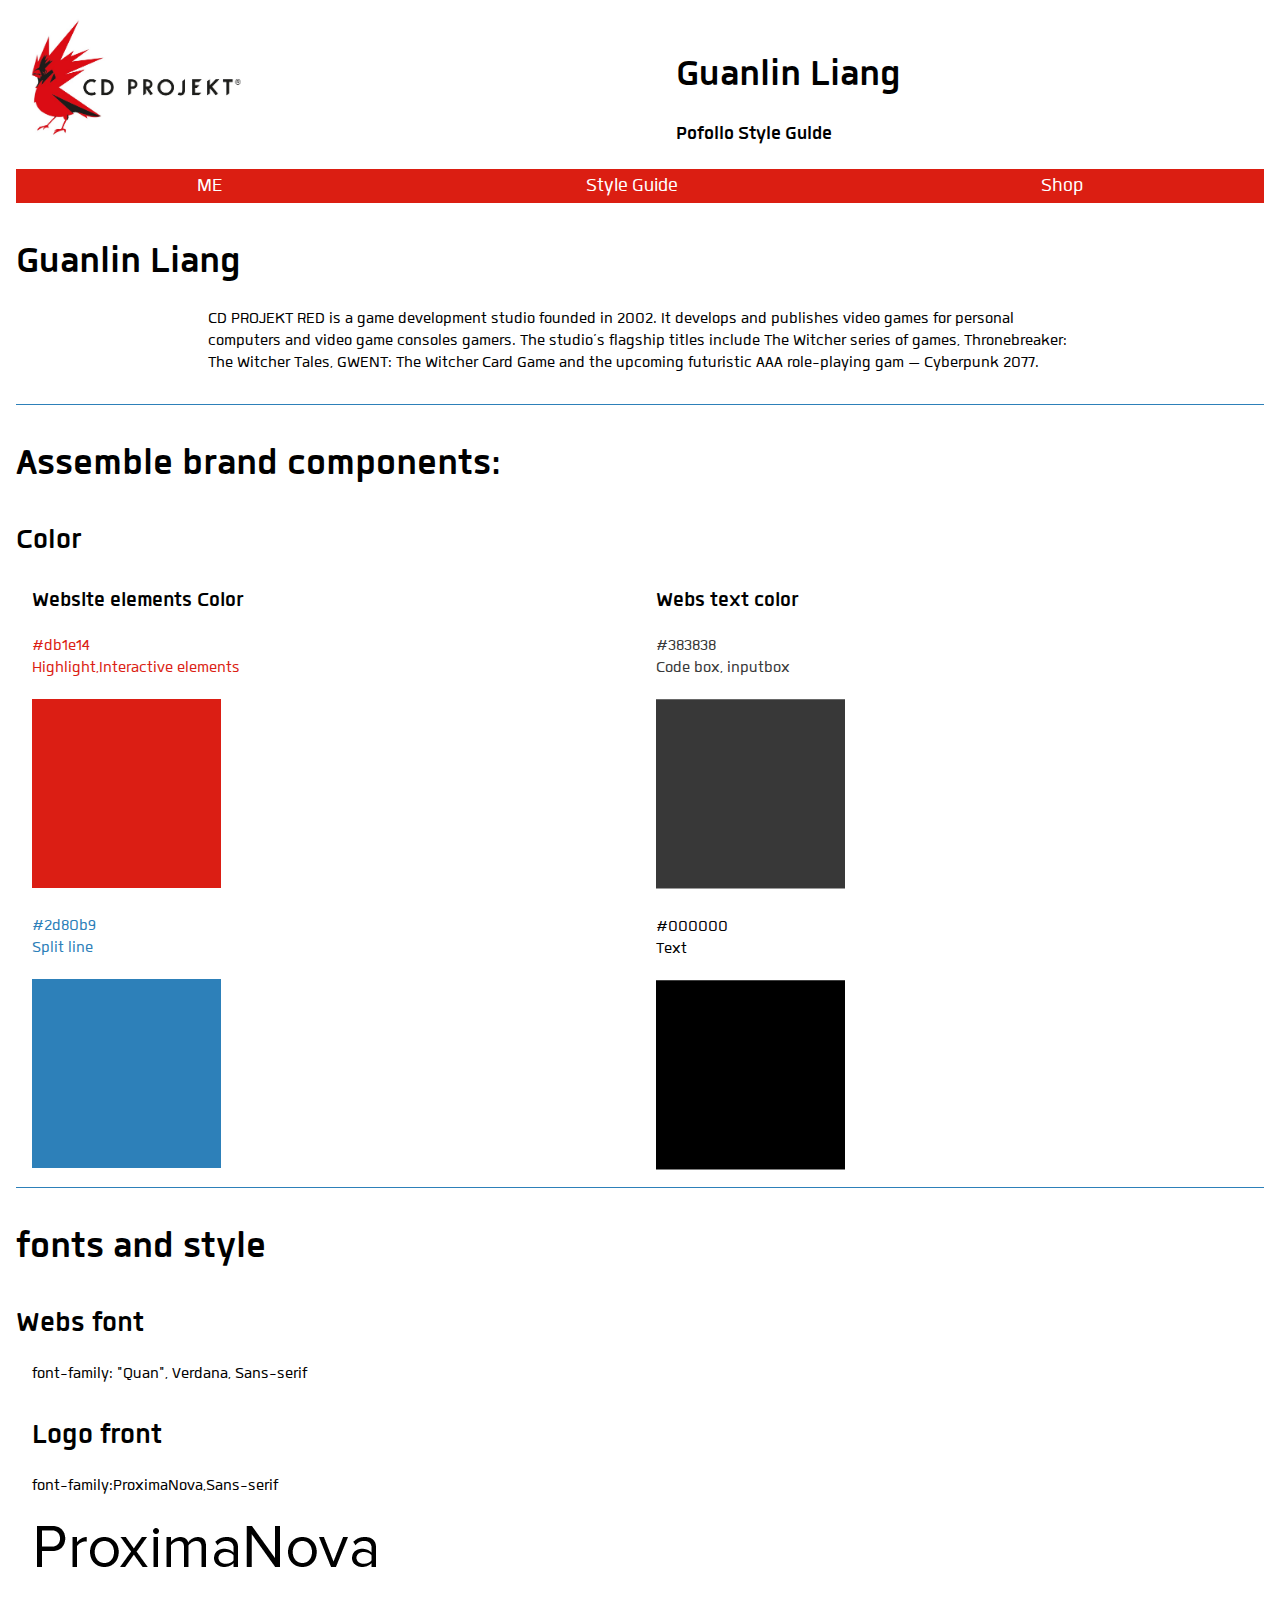
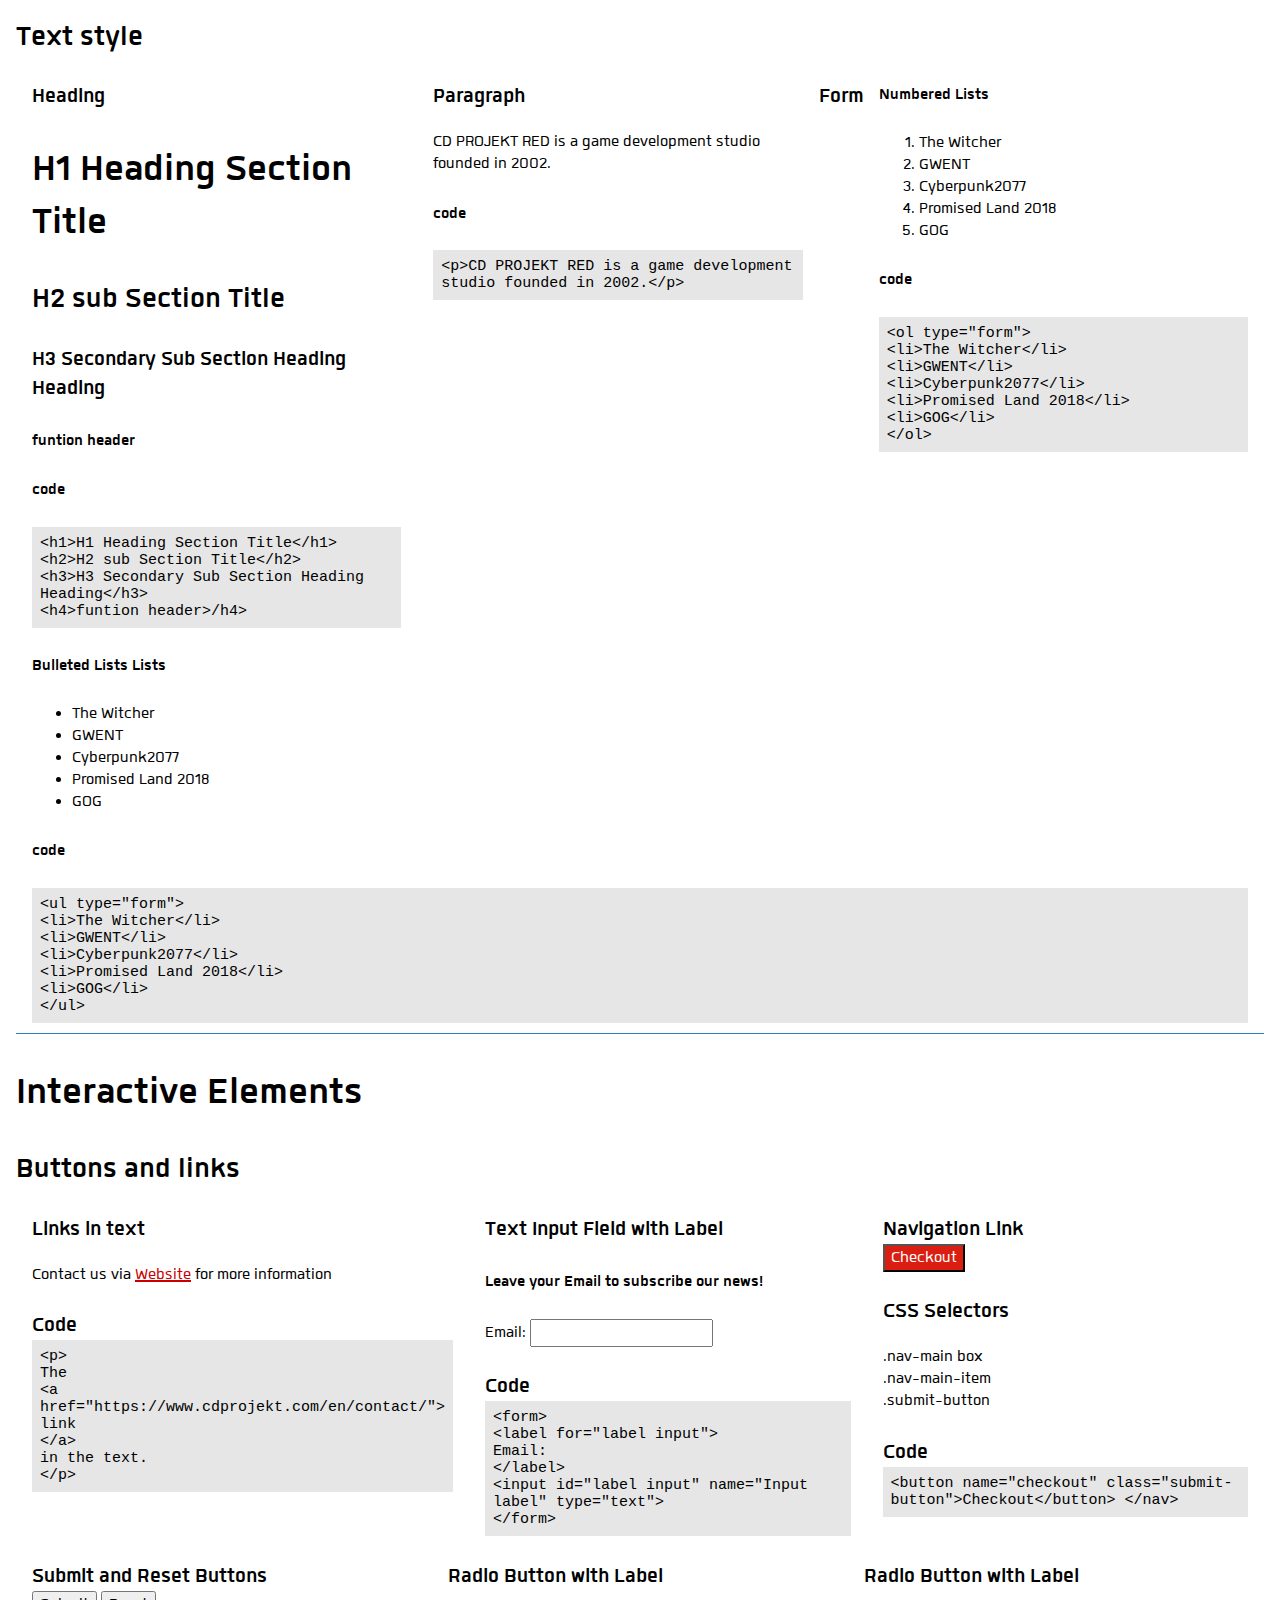
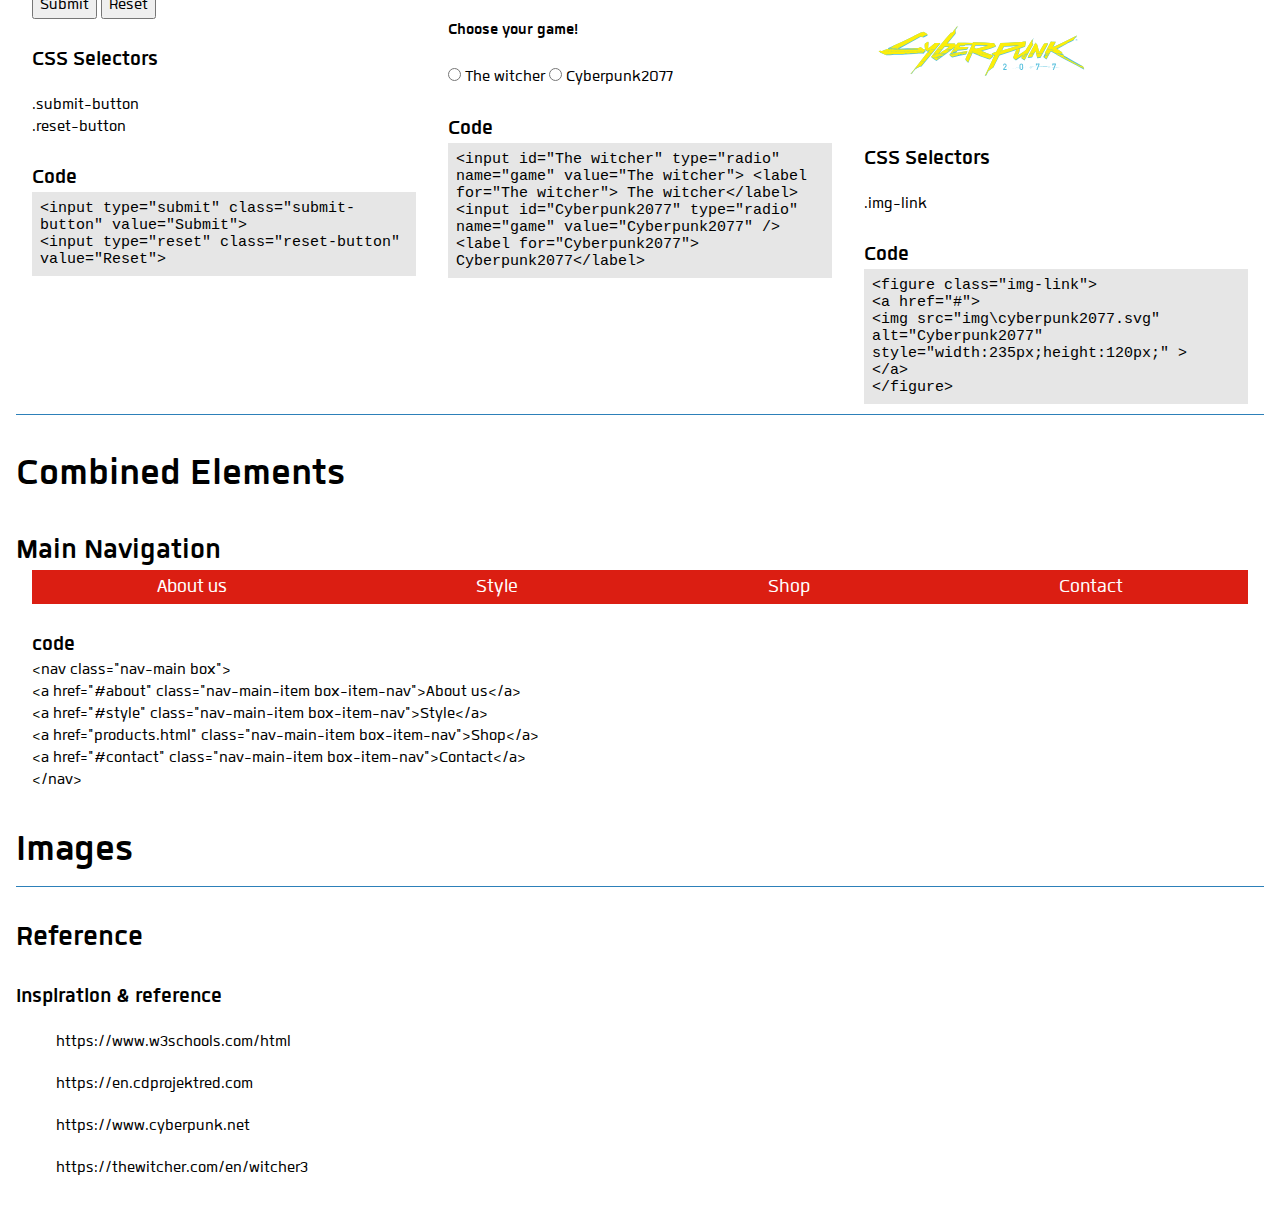
<file: p01 s2/index.html>
<!doctype html>
<html lang="en">

<head>

	<meta charset="utf-8">

	<meta name="viewport" content="width=device-width, initial-scale=1.0">

	<title>P01 Style Guide</title>

	<link rel="stylesheet" href="css/normalize.css">
	<link rel="stylesheet" href="css/main.css">
	<link rel="stylesheet" href="css/fonts.css">
	<link rel="stylesheet" href="css/flexbox.css">

</head>

<body>

	<div class="toplogo">

		<div class="box">

			<div class="box-item-image">
				<img src="img/logo.jpg" alt="CD PROJEKT RED">
			</div>

			<div class="box-item-text">
				<h1>Guanlin Liang</h1>
				<h2>Pofolio Style Guide </h2>
				<br>
			</div>




		</div>
	</div>

	<nav class="nav-main box">

		<a href="#about" class="nav-main-item box-item-nav">ME</a>
		<a href="#style" class="nav-main-item  box-item-nav">Style Guide</a>
		<a href="products.html" class="nav-main-item box-item-nav">Shop</a>

		<!-- <a href="cart.html" class="nav-main-item  box-item-nav">Cart</a>
			<a href="check.html" class="nav-main-item  box-item-nav">Checkout</a> -->

	</nav>

	<div class="about">


		<section id="about">
			<h1>Guanlin Liang</h1>
			<div class="box">

				<p> CD PROJEKT RED is a game development studio founded in 2002.
					It develops and publishes video games for personal computers and video game consoles gamers.
					The studio’s flagship titles include The Witcher series of games, Thronebreaker:
					The Witcher Tales, GWENT: The Witcher Card Game and the upcoming futuristic AAA role-playing gam
					— Cyberpunk 2077.</p>
			</div>
		</section>
	</div>

	<hr>

	<section id="style">

		<h1>Assemble brand components:</h1>
		<h2>Color</h2>
		<div class="box">

			<div class="box-item-text">

				<h3>Website elements Color</h3>
				<p style="color: #db1e14">#db1e14<br>
					Highlight,Interactive elements
				</p>
				<img src="img/red.png" alt="#db1e14">
				<p style="color: #2d80b9">#2d80b9<br>
					Split line </p>
				<img src="img/blue.png" alt="2d80b9">


			</div>



			<div class="box-item-text">


				<h3>Webs text color</h3>

				<p style="color: #383838">#383838<br>
					Code box, inputbox</p>

				<img src="img/gray.png" alt="#383838">
				<p style="color: #000000">#000000<br>
					Text</p>

				<img src="img/black.png" alt="#000000">


			</div>








		</div>
		<hr>

		<h1>fonts and style</h1>
		<div class="box">

<h2>Webs font</h2>
			<div class="box-item-text">

				<p>font-family: "Quan", Verdana, Sans-serif</p>
				<h2>Logo front</h2>
				<p>font-family:ProximaNova,Sans-serif</p>
				<img src="img/font.png" alt="font">
			</div>

<h2>Text style</h2>
			<div class="box-item-text">

				<h3>Heading</h3>
				<h1>H1 Heading Section Title</h1>
				<h2>H2 sub Section Title</h2>
				<h3>H3 Secondary Sub Section Heading Heading</h3>
				<h4>funtion header</h4>
				<h4>code</h4>
				<code>
					&lt;h1>H1 Heading Section Title&lt;/h1><br>
					&lt;h2>H2 sub Section Title&lt;/h2><br>
					&lt;h3>H3 Secondary Sub Section Heading Heading&lt;/h3><br>
					&lt;h4>funtion header&gt;/h4>
				</code>
		</div>

		<div class="box-item-text">
		<h3>Paragraph</h3>
		<p>CD PROJEKT RED is a game development studio founded in 2002.</p>
		<h4>code</h4>
		<code>
			&lt;p>CD PROJEKT RED is a game development studio founded in 2002.&lt;/p>
		</code>
		</div>

			<h3>Form</h3>
			<div class="box-item-text">

				<h4>Numbered Lists</h4>
				<ol>
					<li>The Witcher</li>
					<li>GWENT</li>
					<li>Cyberpunk2077</li>
					<li>Promised Land 2018</li>
					<li>GOG</li>
				</ol>
				<h4>code</h4>
				<code>
					&lt;ol type="form">
					<br>
					&lt;li>The Witcher&lt;/li>
					<br>
					&lt;li>GWENT&lt;/li>
					<br>
					&lt;li>Cyberpunk2077&lt;/li>
					<br>
					&lt;li>Promised Land 2018&lt;/li>
					<br>
					&lt;li>GOG&lt;/li&gt;
					<br>
					&lt;/ol>
				</code>
			</div>


			<div class="box-item-text">
				<h4>Bulleted Lists Lists</h4>
				<ul>
					<li>The Witcher</li>
					<li>GWENT</li>
					<li>Cyberpunk2077</li>
					<li>Promised Land 2018</li>
					<li>GOG</li>
				</ul>
				<h4>code</h4>
				<code>
					&lt;ul type="form">
					<br>
					&lt;li>The Witcher&lt;/li>
					<br>
					&lt;li>GWENT&lt;/li>
					<br>
					&lt;li>Cyberpunk2077&lt;/li>
					<br>
					&lt;li>Promised Land 2018&lt;/li>
					<br>
					&lt;li>GOG&lt;/li&gt;
					<br>
					&lt;/ul>
				</code>
			</div>




		</div>


		<hr>
		<h1>Interactive Elements</h1>

		<div class="box">
			<h2>Buttons and links</h2>


			<div class="box-item-text">

				<h3>Links in text</h3>
				<p>Contact us via <a href="https://www.cdprojekt.com/en/contact/">Website</a> for more information</p>
				<h3>Code</h3>
				<code>
					&lt;p&gt;<br>The<br> &lt;a href="https://www.cdprojekt.com/en/contact/"&gt;<br>link<br>&lt;/a&gt;<br> in the text.<br>&lt;/p&gt;
				</code>

			</div>




			<div class="box-item-text">
				<h3>Text Input Field with Label</h3>
				<h4>Leave your Email to subscribe our news!</h4>
				<form>
					<label for="labelinput">Email:</label>
					<input id="labelinput" name="Input label" type="text">
				</form>

				<h3>Code</h3>
				<code>
					&lt;form>
					<br>&lt;label for="label input"><br>Email:<br>&lt;/label><br>
					&lt;input id="label input" name="Input label" type="text"><br>
					&lt;/form>
				</code>

			</div>



			<div class="box-item-text">
				<h3>Navigation Link</h3>
				  <button name="checkout" class="submit-button">Checkout</button>
				<h3>CSS Selectors</h3>
				<p>.nav-main box <br>
					.nav-main-item <br>
					.submit-button
				</p>
				<h3>Code</h3>
				<code>
		  &lt;button name="checkout" class="submit-button">Checkout&lt;/button>
					&lt;/nav>
				</code>
			</div>


			<div class="box-item-text">
				<h3>Submit and Reset Buttons</h3>

				<!-- <form action="action_page.php">
				<label for="User input">
				User name:</label><br>
				<input id="User input" type="text" name="Username" >
				<br>
				<label for="password">Password:</label><br>
				<input id="password"type="password" name="Password" >
				<br><br> -->
				<input type="submit" class="submit-button" value="Submit">

				<input type="reset"  class="reset-button"  value="Reset">
				<!-- </form> -->

				<h3>CSS Selectors</h3>
				<p>.submit-button <br>
					.reset-button
				</p>

				<h3>Code</h3>
				<code>
					&lt;input type="submit" class="submit-button" value="Submit">
			<br>
					&lt;input type="reset"  class="reset-button"  value="Reset">
				</code>
			</div>



			<div class="box-item-text">
				<h3>Radio Button with Label</h3>
				<h4>Choose your game!</h4>
				<input id="Thewitcher" type="radio" name="game" value="Thewitcher"> <label for="Thewitcher"> The witcher</label>
				<input id="Cyberpunk2077" type="radio" name="game" value="Cyberpunk2077" /> <label for="Cyberpunk2077"> Cyberpunk2077</label>
					<h3>Code</h3>
				<code>
					&lt;input id="The witcher" type="radio" name="game" value="The witcher"> &lt;label for="The witcher"> The witcher&lt;/label>
					<br>
					&lt;input id="Cyberpunk2077" type="radio" name="game" value="Cyberpunk2077" /> &lt;label for="Cyberpunk2077"> Cyberpunk2077&lt;/label>

				</code>
			</div>

			<div class="box-item-text">

				<h3>Radio Button with Label</h3>
				<figure class="img-link">
					<a href="#">
					<img src="img/cyberpunk2077.svg" alt="Cyberpunk2077" style="width:235px;height:120px;" >
					</a>
				</figure>

				<h3>CSS Selectors</h3>
				<p>.img-link <br>
				</p>

				<h3>Code</h3>
				<code>
					&lt;figure class="img-link">
					<br>
					&lt;a href="#">
					<br>
					&lt;img src="img\cyberpunk2077.svg" alt="Cyberpunk2077" style="width:235px;height:120px;" >
					<br>
					&lt;/a>
					<br>
					&lt;/figure>
				</code>
			</div>



		</div>
		<hr>


		<h1>Combined Elements</h1>

		<div class="box">
			<h2>Main Navigation</h2>
						<div class="box-item-text">
							<nav class="nav-main box">

								<a href="#about" class="nav-main-item box-item-nav">About us</a>
								<a href="#style" class="nav-main-item  box-item-nav">Style</a>
								<a href="products.html" class="nav-main-item box-item-nav">Shop</a>
								<a href="#contact" class="nav-main-item  box-item-nav">Contact</a>

							</nav>
							<h3>code</h3>
								&lt;nav class="nav-main box">
							<br>
									&lt;a href="#about" class="nav-main-item box-item-nav">About us&lt;/a><br>
									&lt;a href="#style" class="nav-main-item  box-item-nav">Style&lt;/a><br>
									&lt;a href="products.html" class="nav-main-item box-item-nav">Shop&lt;/a><br>
									&lt;a href="#contact" class="nav-main-item  box-item-nav">Contact&lt;/a><br>

								&lt;/nav>

						</div>

		</div>

		<h1>Images</h1>


	</section>








<hr>

	<section id="contact">
		<h2>Reference</h2>

		<h3>Inspiration & reference</h3>
		<blockquote>https://www.w3schools.com/html</blockquote>
		<blockquote>https://en.cdprojektred.com</blockquote>
		<blockquote>https://www.cyberpunk.net</blockquote>
		<blockquote>https://thewitcher.com/en/witcher3</blockquote>


	</section>


</body>



</html>
</file>
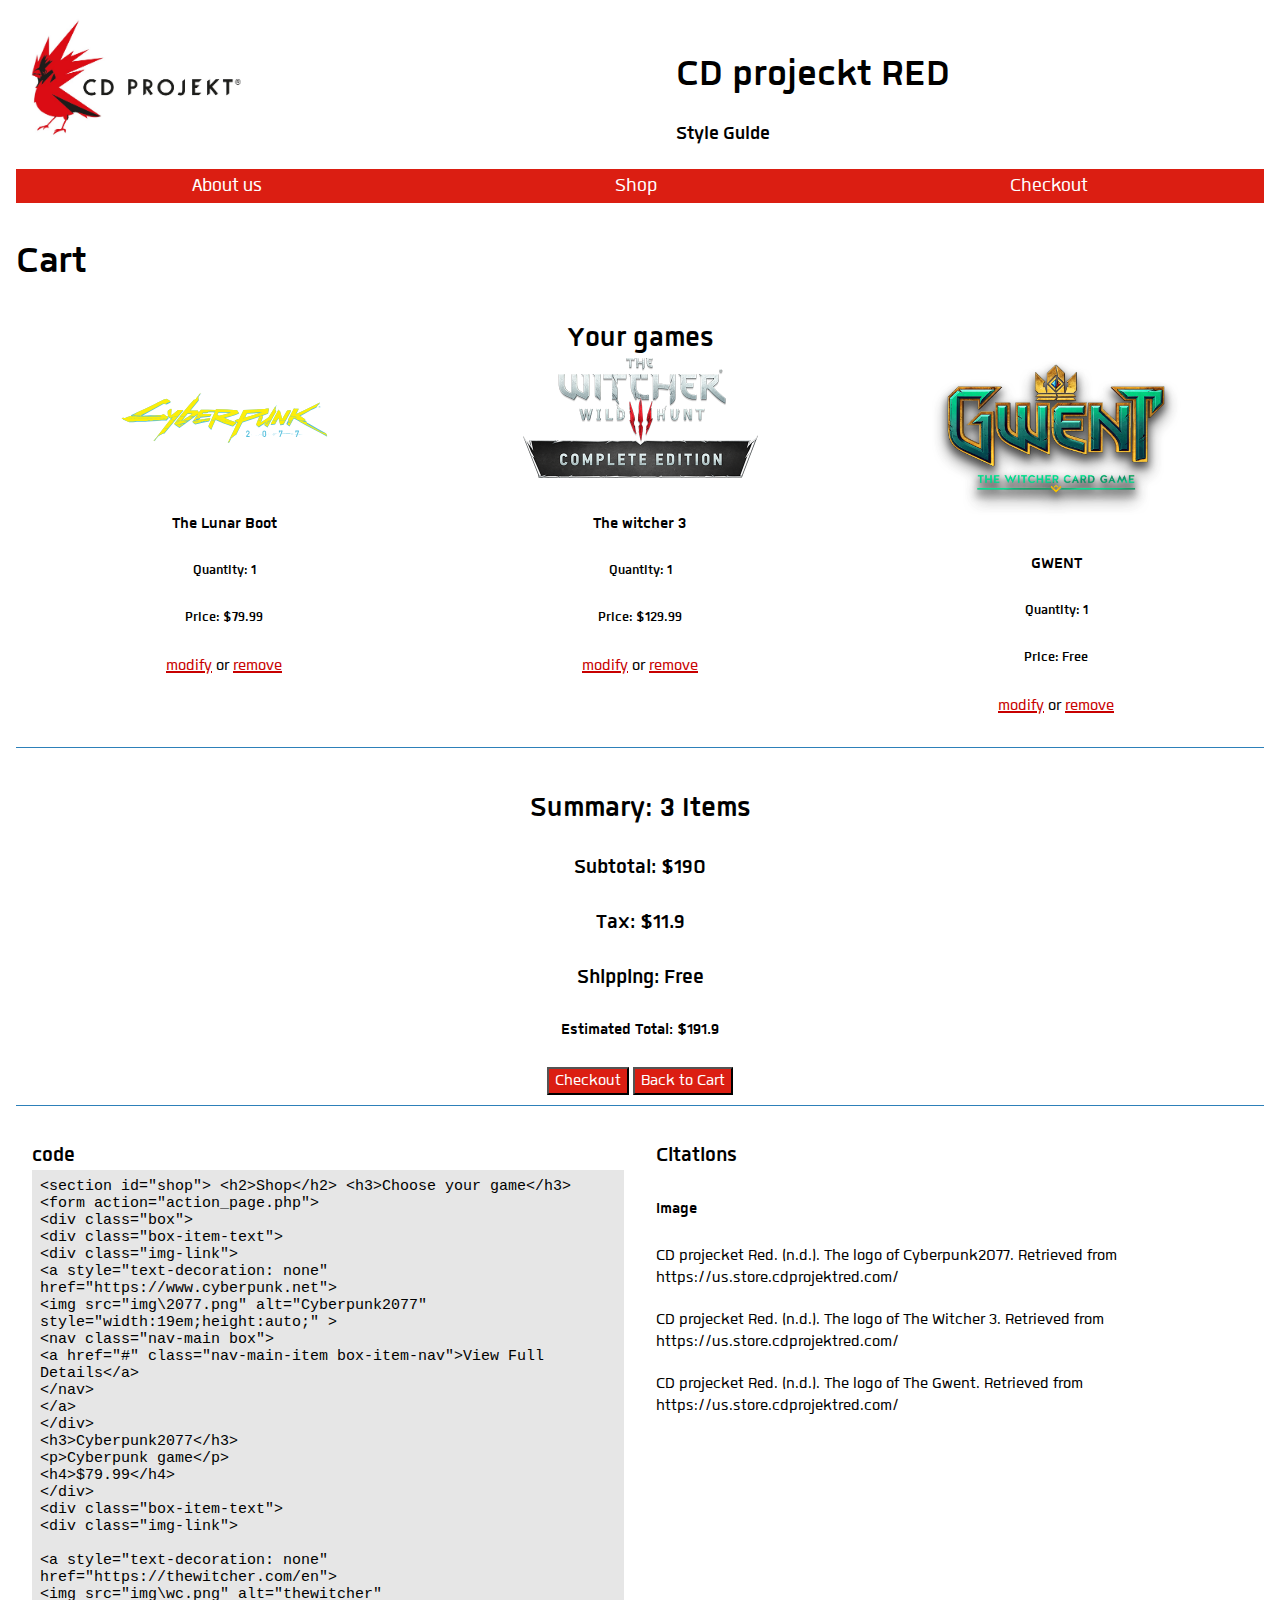
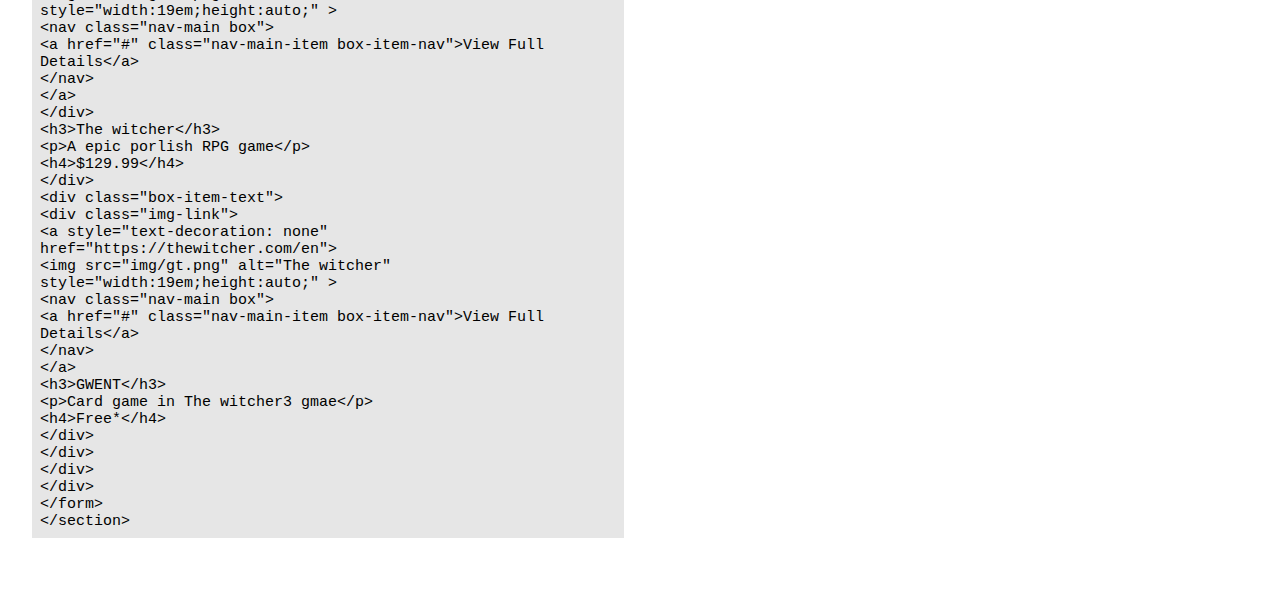
<file: p01 s2/cart.html>
<!doctype html>
<html lang="en">

<head>

	<meta charset="utf-8">

	<meta name="viewport" content="width=device-width, initial-scale=1.0">

	<title>P01 Style Guide</title>

	<link rel="stylesheet" href="css/normalize.css">
	<link rel="stylesheet" href="css/main.css">
	<link rel="stylesheet" href="css/fonts.css">
	<link rel="stylesheet" href="css/flexbox.css">

</head>

<body>

  	<div class="toplogo">

  		<div class="box">

  			<div class="box-item-image">
  				<img src="img/logo.jpg" alt="CD PROJEKT RED">
  			</div>

  			<div class="box-item-text">
  				<h1>CD projeckt RED</h1>
  				<h2>Style Guide </h2>
  				<br>
  			</div>
  		</div>


  	</div>

  	<nav class="nav-main box">

  		<a href="index.html" class="nav-main-item box-item-nav">About us</a>
  		<!-- <a href="#style" class="nav-main-item  box-item-nav">Style</a> -->
  		<a href="products.html" class="nav-main-item box-item-nav">Shop</a>

  		<!-- <a href="cart.html" class="nav-main-item  box-item-nav">Cart</a> -->
			<a href="check.html" class="nav-main-item  box-item-nav">Checkout</a>

  	</nav>



  <section id="shop">
      <h1>Cart</h1>

			<div class="gamecart">


    <div class="box">


  <h2>Your games</h2>


<!-- <div class="gamecart"> -->


      <div class="box-item-text">


          <a style="text-decoration: none" href="https://www.cyberpunk.net">
          <img src="img/cyberpunk2077.svg" alt="Cyberpunk2077" style="width:235px;height:120px;" >
          </a>
          <h4>The Lunar Boot</h4>

            <h5>Quantity: 1</h5>

            <h5>Price: $79.99</h5>

          <p><a href="#">modify</a> or <a href="#">remove</a></p>

        </div>


            <div class="box-item-text">
              <div class="img-link">


            <a style="text-decoration: none" href="https://thewitcher.com/en">
            <img  src="img/witcher.png" alt="The witcher" style="width:235px;height:120px;" >
            </a>
						<h4>The witcher 3</h4>

	            <h5>Quantity: 1</h5>

	            <h5>Price: $129.99</h5>
            <p><a href="#">modify</a> or <a href="#">remove</a></p>  </div>

        </div>



          <div class="box-item-text">
          <div class="img-link">
            <a style="text-decoration: none" href="https://www.cyberpunk.net">
            <img src="img/gwentlogo.png" alt="GWENT" style="width:250px;height:160px;" >
            </a>
						<h4>GWENT</h4>

	            <h5>Quantity: 1</h5>

	            <h5>Price: Free</h5>
            <p><a href="#">modify</a> or <a href="#">remove</a></p>
          </div>
          </div>
    </div>
<hr>

          <div class="box">
            <div class="box-item-text">
              <h2>Summary: 3 Items</h2>

                    <h3>Subtotal: $190</h3>
                    <h3>Tax: $11.9</h3>
                    <h3>Shipping: Free</h3>

                  <h4>Estimated Total: $191.9</h4>
                  <button name="checkout" class="submit-button">Checkout</button>
                  <button name="back" class="reset-button" onclick="window.location.href='cart.html'">Back to Cart</button>

            </div>



</div>

          </div>


  </section>

  <hr>
  <section>


		<div class="box">
			<div class="box-item-text">
				<h3>code</h3>
				<code>
					&lt;section id=&quot;shop&quot;&gt;
					&lt;h2&gt;Shop&lt;/h2&gt;






					&lt;h3&gt;Choose your game&lt;/h3&gt;<br>
					&lt;form action=&quot;action_page.php&quot;&gt;<br>
					&lt;div class=&quot;box&quot;&gt;<br>


					&lt;div class=&quot;box-item-text&quot;&gt;<br>
					&lt;div class=&quot;img-link&quot;&gt;<br>


					&lt;a style=&quot;text-decoration: none&quot; href=&quot;https://www.cyberpunk.net&quot;&gt;
					<br>&lt;img src=&quot;img\2077.png&quot; alt=&quot;Cyberpunk2077&quot; style=&quot;width:19em;height:auto;&quot; &gt;
					<br>&lt;nav class=&quot;nav-main box&quot;&gt;
					<br> &lt;a href=&quot;#&quot; class=&quot;nav-main-item box-item-nav&quot;&gt;View Full Details&lt;/a&gt;
					<br> &lt;/nav&gt;
					<br> &lt;/a&gt;<br>
					&lt;/div&gt;<br>
					&lt;h3&gt;Cyberpunk2077&lt;/h3&gt;<br>
					&lt;p&gt;Cyberpunk game&lt;/p&gt;<br>
					&lt;h4&gt;$79.99&lt;/h4&gt;
					<br>

					&lt;/div&gt;<br>


					&lt;div class=&quot;box-item-text&quot;&gt;<br>
					&lt;div class=&quot;img-link&quot;&gt;<br>
					<br> &lt;a style=&quot;text-decoration: none&quot; href=&quot;https://thewitcher.com/en&quot;&gt;
					<br> &lt;img src=&quot;img\wc.png&quot; alt=&quot;thewitcher&quot; style=&quot;width:19em;height:auto;&quot; &gt;
					<br>&lt;nav class=&quot;nav-main box&quot;&gt;
					<br> &lt;a href=&quot;#&quot; class=&quot;nav-main-item box-item-nav&quot;&gt;View Full Details&lt;/a&gt;
					<br>&lt;/nav&gt;
					<br> &lt;/a&gt;

					<br>&lt;/div&gt;
					<br> &lt;h3&gt;The witcher&lt;/h3&gt;
					<br> &lt;p&gt;A epic porlish RPG game&lt;/p&gt;
					<br>&lt;h4&gt;$129.99&lt;/h4&gt;

					<br>&lt;/div&gt;


					<br> &lt;div class=&quot;box-item-text&quot;&gt;
					<br> &lt;div class=&quot;img-link&quot;&gt;
					<br> &lt;a style=&quot;text-decoration: none&quot; href=&quot;https://thewitcher.com/en&quot;&gt;
					<br> &lt;img src=&quot;img/gt.png&quot; alt=&quot;The witcher&quot; style=&quot;width:19em;height:auto;&quot; &gt;
					<br>&lt;nav class=&quot;nav-main box&quot;&gt;
					<br> &lt;a href=&quot;#&quot; class=&quot;nav-main-item box-item-nav&quot;&gt;View Full Details&lt;/a&gt;
					<br>&lt;/nav&gt;
					<br> &lt;/a&gt;
					<br> &lt;h3&gt;GWENT&lt;/h3&gt;
					<br> &lt;p&gt;Card game in The witcher3 gmae&lt;/p&gt;
					<br> &lt;h4&gt;Free*&lt;/h4&gt;

					<br> &lt;/div&gt;

					<br> &lt;/div&gt;
					<br>&lt;/div&gt;

					<br> &lt;/div&gt;

					<br>&lt;/form&gt;


					<br>&lt;/section&gt;

				</code>


			</div>

			<div class="box-item-text">
				<h3>Citations</h3>
				<h4>Image</h4>
				<p>CD projecket Red. (n.d.). The logo of Cyberpunk2077. Retrieved from https://us.store.cdprojektred.com/</p>
				<p>CD projecket Red. (n.d.). The logo of The Witcher 3. Retrieved from https://us.store.cdprojektred.com/</p>
				<p>CD projecket Red. (n.d.). The logo of The Gwent. Retrieved from https://us.store.cdprojektred.com/</p>

			</div>

		</div>
	</section>




</body>
</file>
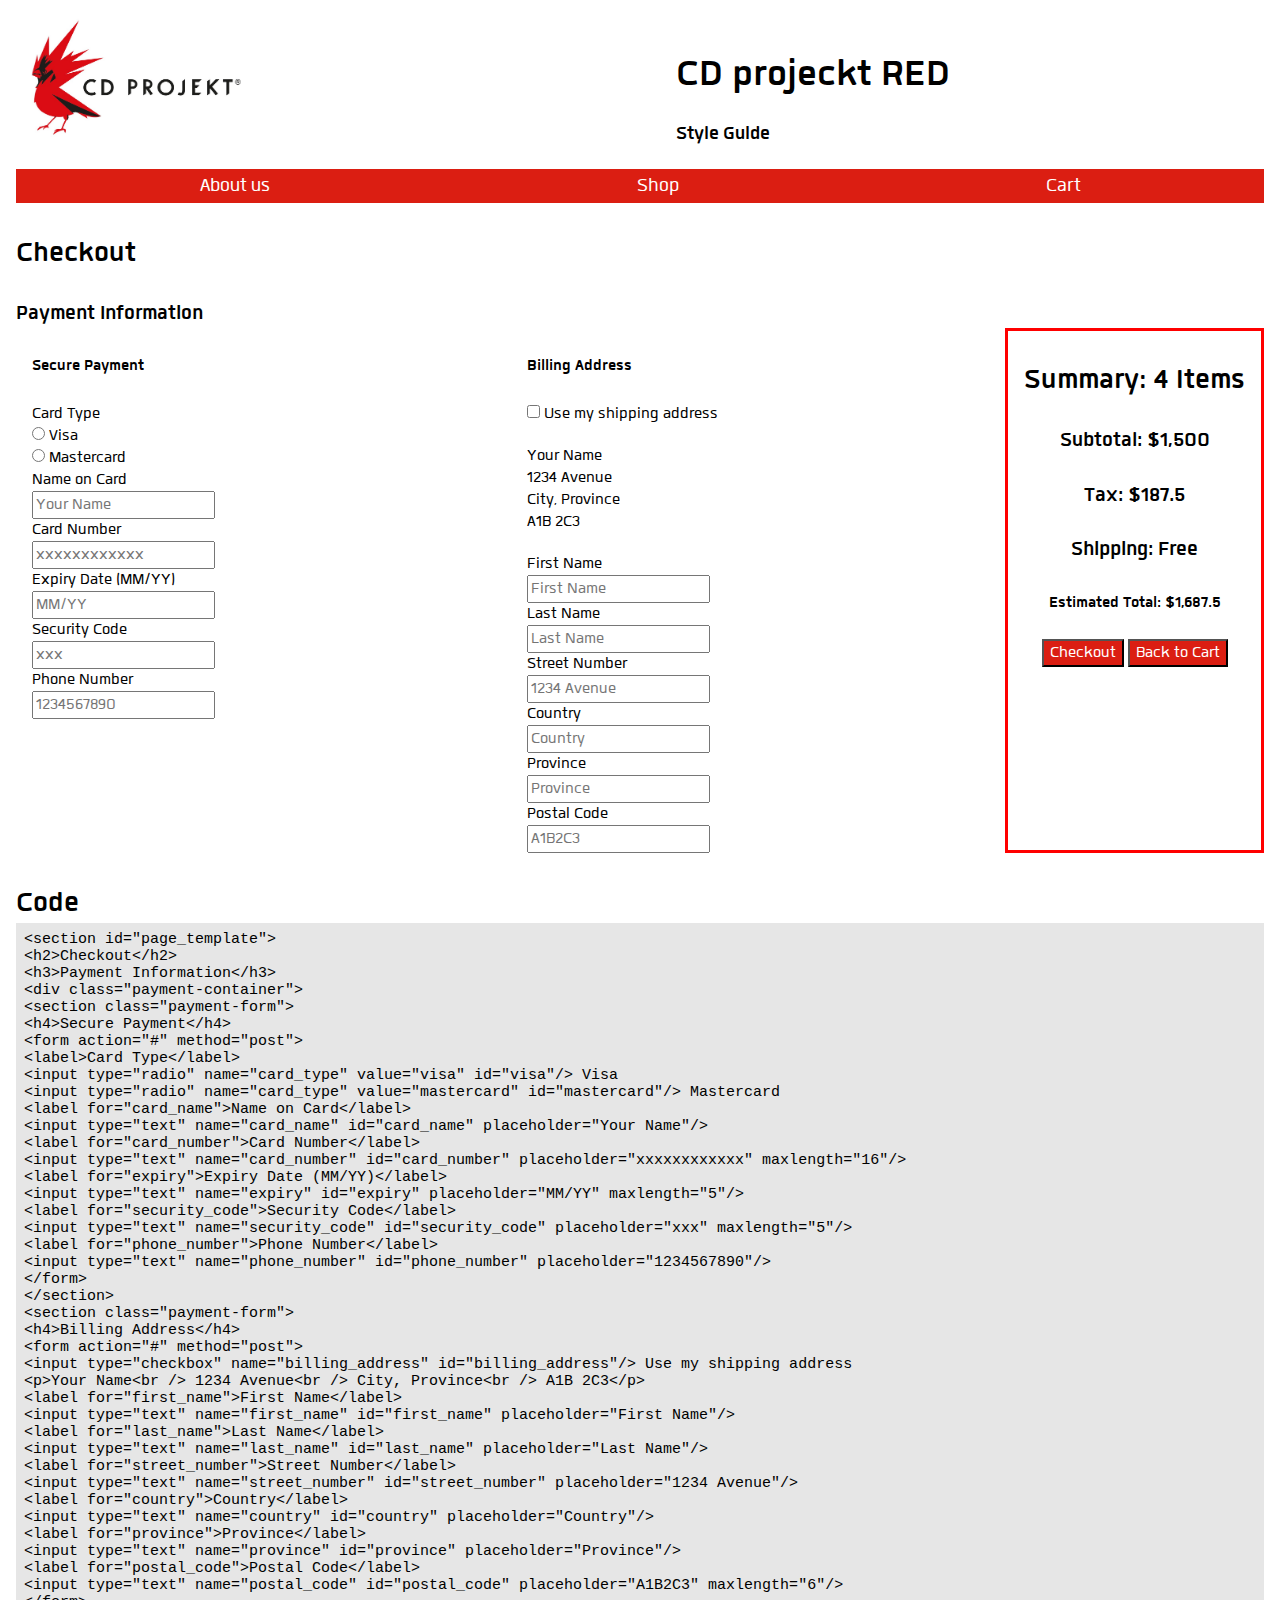
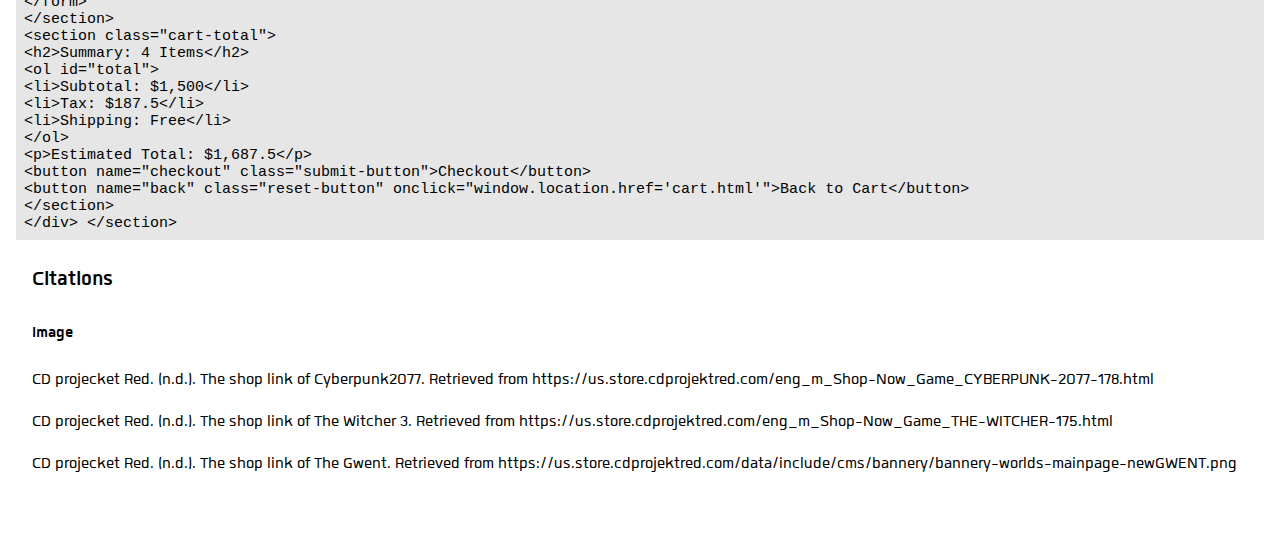
<file: p01 s2/check.html>
<!doctype html>
<html lang="en">

<head>

  <meta charset="utf-8">

  <meta name="viewport" content="width=device-width, initial-scale=1.0">

  <title>P01 Style Guide</title>

  <link rel="stylesheet" href="css/normalize.css">
  <link rel="stylesheet" href="css/main.css">
  <link rel="stylesheet" href="css/fonts.css">
  <link rel="stylesheet" href="css/flexbox.css">

</head>

<body>

  <div class="toplogo">

    <div class="box">

      <div class="box-item-image">
        <img src="img/logo.jpg" alt="CD PROJEKT RED">
      </div>

      <div class="box-item-text">
        <h1>CD projeckt RED</h1>
        <h2>Style Guide </h2>
        <br>
      </div>
    </div>


  </div>

  <nav class="nav-main box">

    <a href="index.html" class="nav-main-item box-item-nav">About us</a>
    <!-- <a href="#style" class="nav-main-item  box-item-nav">Style</a> -->
    <a href="#shop" class="nav-main-item box-item-nav">Shop</a>
    <!-- <a href="#contact" class="nav-main-item  box-item-nav">Contact</a> -->
    <a href="cart.html" class="nav-main-item  box-item-nav">Cart</a>

  </nav>


  <section id="Checkout">
    <h2>Checkout</h2>
    <h3>Payment Information</h3>

    <div class="box">

      <div class="box-item-text">


        <h4>Secure Payment</h4>
        <form action="#" method="post">
          <label>Card Type</label>
          <br />
          <input type="radio" name="card_type" value="visa" id="visa" /> Visa
          <br />
          <input type="radio" name="card_type" value="mastercard" id="mastercard" /> Mastercard
          <br />
          <label for="card_name">Name on Card</label>
          <br />
          <input type="text" name="card_name" id="card_name" placeholder="Your Name" />
          <br />
          <label for="card_number">Card Number</label>
          <br />
          <input type="text" name="card_number" id="card_number" placeholder="xxxxxxxxxxxx" maxlength="16" />
          <br />
          <label for="expiry">Expiry Date (MM/YY)</label><br />
          <input type="text" name="expiry" id="expiry" placeholder="MM/YY" maxlength="5" /><br />

          <label for="security_code">Security Code</label><br />
          <input type="text" name="security_code" id="security_code" placeholder="xxx" maxlength="5" /><br />

          <label for="phone_number">Phone Number</label><br />
          <input type="text" name="phone_number" id="phone_number" placeholder="1234567890" /><br />
        </form>
      </div>


      <div class="box-item-text">
        <h4>Billing Address</h4>
        <form action="#" method="post">
          <input type="checkbox" name="billing_address" id="billing_address" /> Use my shipping address

          <p>Your Name<br /> 1234 Avenue<br /> City, Province<br /> A1B 2C3</p>

          <label for="first_name">First Name</label>
          <br />
          <input type="text" name="first_name" id="first_name" placeholder="First Name" />
          <br />
          <label for="last_name">Last Name</label>
          <br />
          <input type="text" name="last_name" id="last_name" placeholder="Last Name" />
          <br />
          <label for="street_number">Street Number</label>
          <br />
          <input type="text" name="street_number" id="street_number" placeholder="1234 Avenue" />
          <br />
          <label for="country">Country</label>
          <br />
          <input type="text" name="country" id="country" placeholder="Country" />
          <br />
          <label for="province">Province</label>
          <br />
          <input type="text" name="province" id="province" placeholder="Province" />
          <br />
          <label for="postal_code">Postal Code</label>
          <br />
          <input type="text" name="postal_code" id="postal_code" placeholder="A1B2C3" maxlength="6" />
        </form>
      </div>
<div class="Checkoutco">


      <div class="box-item-text">

        <h2>Summary: 4 Items</h2>

          <h3>Subtotal: &#36;1,500</h3>
          <h3>Tax: &#36;187.5</h3>
          <h3>Shipping: Free</h3>

        <h4>Estimated Total: &#36;1,687.5</h4>
        <button name="checkout" class="submit-button">Checkout</button>
        <button name="back" class="reset-button" onclick="window.location.href='cart.html'">Back to Cart</button> <!-- reference for button link from http://www.hyperlinkcode.com/button-links.php -->
      </div>
      </div>
    </div>
  </section> <!-- //END PAYMENT SECTION -->

  <!-- CODE -->
  <section>
    <h2>Code</h2>
  <code>&lt;section id="page_template"&gt;
  <br>&lt;h2&gt;Checkout&lt;/h2&gt;
  <br>&lt;h3&gt;Payment Information&lt;/h3&gt;

<br>  &lt;div class="payment-container"&gt;

  <br>  &lt;section class="payment-form"&gt;
  <br>    &lt;h4&gt;Secure Payment&lt;/h4&gt;
  <br>      &lt;form action="#" method="post"&gt;
      <br>  &lt;label&gt;Card Type&lt;/label&gt;
        <br>&lt;input type="radio" name="card_type" value="visa" id="visa"/&gt; Visa
        <br>&lt;input type="radio" name="card_type" value="mastercard" id="mastercard"/&gt; Mastercard

      <br>  &lt;label for="card_name"&gt;Name on Card&lt;/label&gt;
    <br>    &lt;input type="text" name="card_name" id="card_name" placeholder="Your Name"/&gt;

    <br>    &lt;label for="card_number"&gt;Card Number&lt;/label&gt;
    <br>    &lt;input type="text" name="card_number" id="card_number" placeholder="xxxxxxxxxxxx" maxlength="16"/&gt;

      <br>  &lt;label for="expiry"&gt;Expiry Date (MM/YY)&lt;/label&gt;
    <br>    &lt;input type="text" name="expiry" id="expiry" placeholder="MM/YY" maxlength="5"/&gt;

    <br>    &lt;label for="security_code"&gt;Security Code&lt;/label&gt;
  <br>      &lt;input type="text" name="security_code" id="security_code" placeholder="xxx" maxlength="5"/&gt;

  <br>      &lt;label for="phone_number"&gt;Phone Number&lt;/label&gt;
  <br>      &lt;input type="text" name="phone_number" id="phone_number" placeholder="1234567890"/&gt;
  <br>    &lt;/form&gt;
  <br>  &lt;/section&gt;

<br>    &lt;section class="payment-form"&gt;
  <br>  &lt;h4&gt;Billing Address&lt;/h4&gt;
  <br>    &lt;form action="#" method="post"&gt;
      <br>  &lt;input type="checkbox" name="billing_address" id="billing_address"/&gt; Use my shipping address

    <br>    &lt;p&gt;Your Name&lt;br /&gt; 1234 Avenue&lt;br /&gt; City, Province&lt;br /&gt; A1B 2C3&lt;/p&gt;

    <br>    &lt;label for="first_name"&gt;First Name&lt;/label&gt;
    <br>    &lt;input type="text" name="first_name" id="first_name" placeholder="First Name"/&gt;

    <br>    &lt;label for="last_name"&gt;Last Name&lt;/label&gt;
    <br>    &lt;input type="text" name="last_name" id="last_name" placeholder="Last Name"/&gt;

    <br>    &lt;label for="street_number"&gt;Street Number&lt;/label&gt;
      <br>  &lt;input type="text" name="street_number" id="street_number" placeholder="1234 Avenue"/&gt;

      <br>  &lt;label for="country"&gt;Country&lt;/label&gt;
      <br>  &lt;input type="text" name="country" id="country" placeholder="Country"/&gt;

      <br>  &lt;label for="province"&gt;Province&lt;/label&gt;
      <br>  &lt;input type="text" name="province" id="province" placeholder="Province"/&gt;

      <br>  &lt;label for="postal_code"&gt;Postal Code&lt;/label&gt;
      <br>  &lt;input type="text" name="postal_code" id="postal_code" placeholder="A1B2C3" maxlength="6"/&gt;
  <br>    &lt;/form&gt;
  <br>  &lt;/section&gt;

  <br>  &lt;section class="cart-total"&gt;
    <br>  &lt;h2&gt;Summary: 4 Items&lt;/h2&gt;
  <br>    &lt;ol id="total"&gt;
    <br>    &lt;li&gt;Subtotal: &#36;1,500&lt;/li&gt;
    <br>    &lt;li&gt;Tax: &#36;187.5&lt;/li&gt;
    <br>    &lt;li&gt;Shipping: Free&lt;/li&gt;
    <br>  &lt;/ol&gt;
    <br>  &lt;p&gt;Estimated Total: &#36;1,687.5&lt;/p&gt;
  <br>    &lt;button name="checkout" class="submit-button"&gt;Checkout&lt;/button&gt;
  <br>    &lt;button name="back" class="reset-button" onclick="window.location.href='cart.html'"&gt;Back to Cart&lt;/button&gt;
  <br>  &lt;/section&gt;
<br>  &lt;/div&gt;
&lt;/section&gt;</code>
  </section> <!-- //payment section -->

  <div class="box-item-text">
    <h3>Citations</h3>
    <h4>Image</h4>
    <p>CD projecket Red. (n.d.). The shop link of Cyberpunk2077. Retrieved from https://us.store.cdprojektred.com/eng_m_Shop-Now_Game_CYBERPUNK-2077-178.html
    <p>CD projecket Red. (n.d.). The shop link of The Witcher 3. Retrieved from https://us.store.cdprojektred.com/eng_m_Shop-Now_Game_THE-WITCHER-175.html</p>
    <p>CD projecket Red. (n.d.). The shop link of The Gwent. Retrieved from https://us.store.cdprojektred.com/data/include/cms/bannery/bannery-worlds-mainpage-newGWENT.png</p>

  </div>




</body>



</html>
</file>
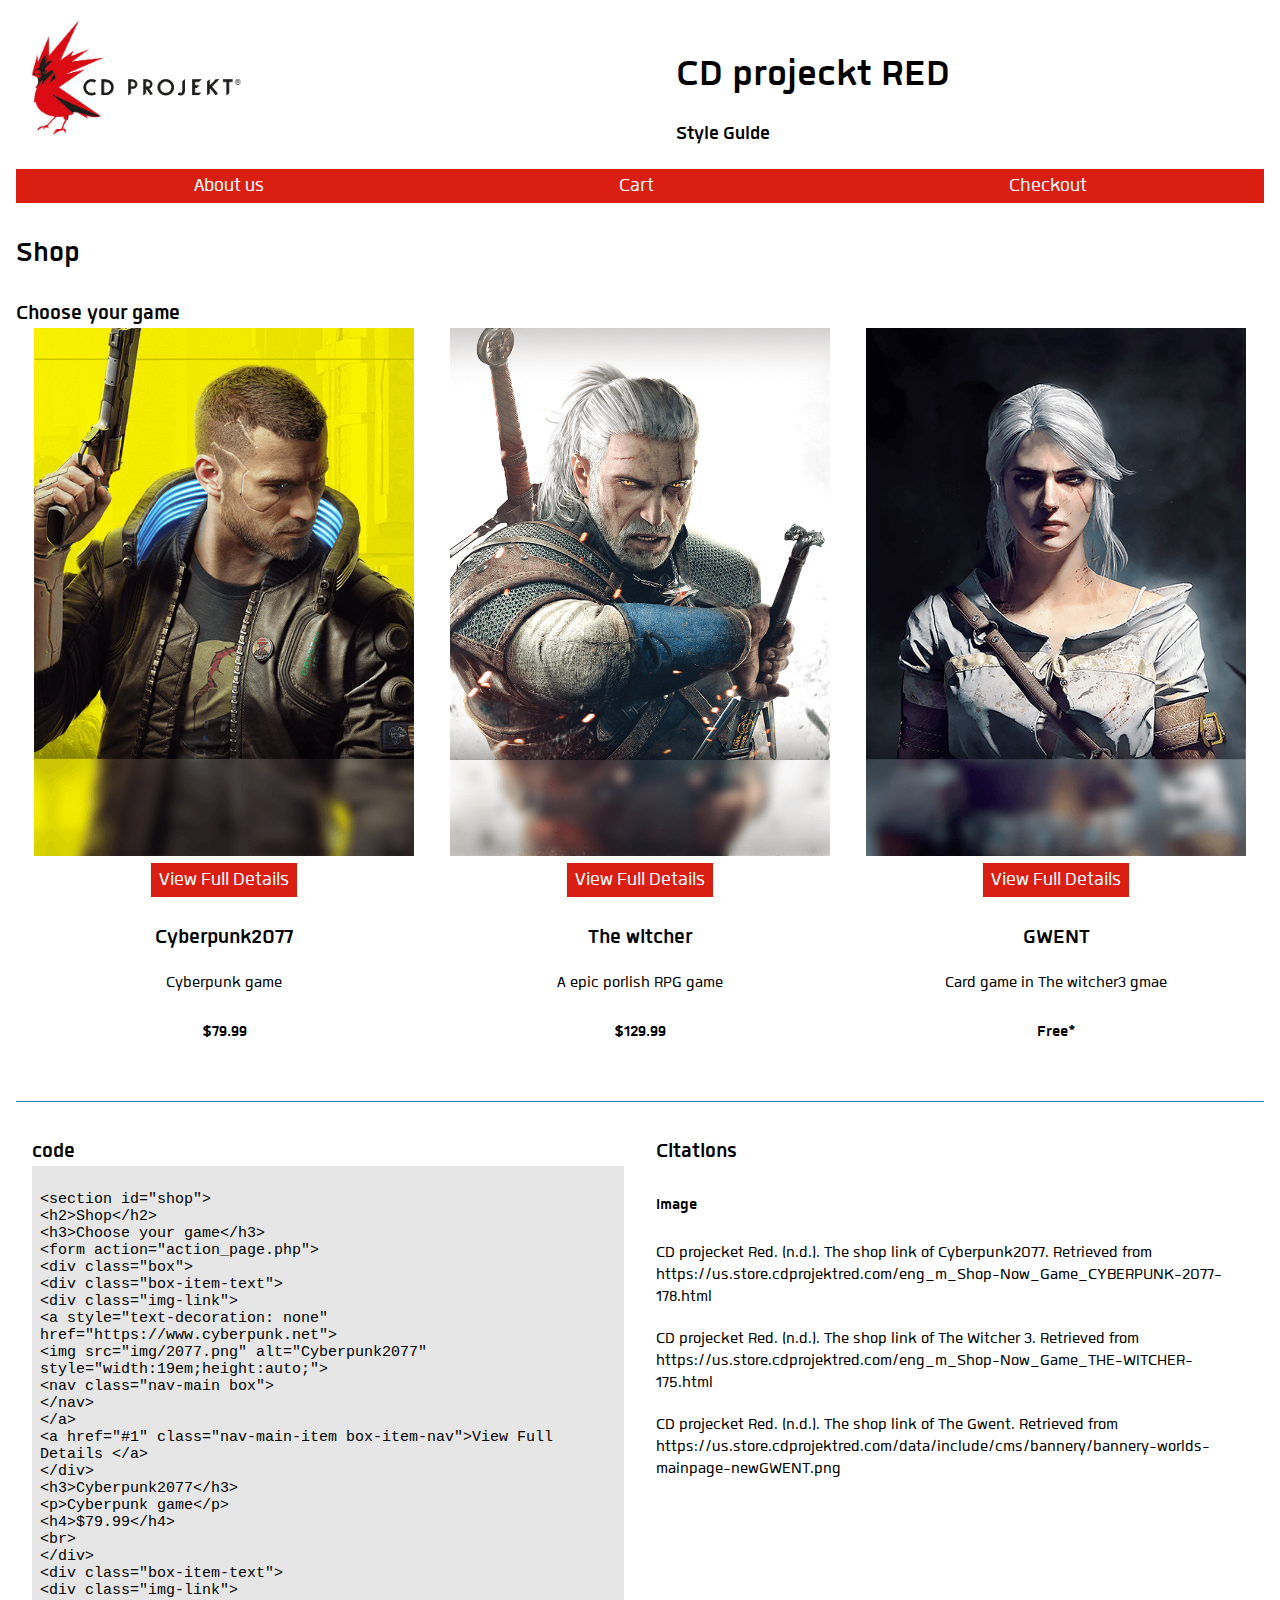
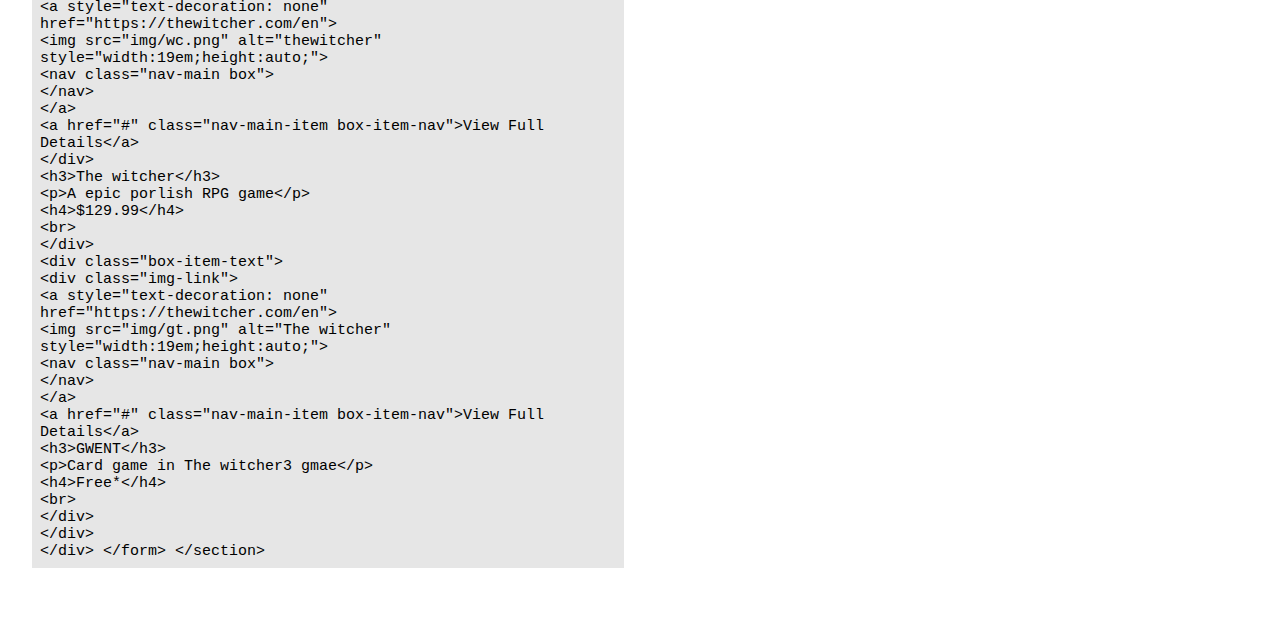
<file: p01 s2/products.html>
<!doctype html>
<html lang="en">

<head>

	<meta charset="utf-8">

	<meta name="viewport" content="width=device-width, initial-scale=1.0">

	<title>P01 Style Guide</title>

	<link rel="stylesheet" href="css/normalize.css">
	<link rel="stylesheet" href="css/main.css">
	<link rel="stylesheet" href="css/fonts.css">
	<link rel="stylesheet" href="css/flexbox.css">

</head>

<body>

	<div class="toplogo">

		<div class="box">

			<div class="box-item-image">
				<img src="img/logo.jpg" alt="CD PROJEKT RED">
			</div>

			<div class="box-item-text">
				<h1>CD projeckt RED</h1>
				<h2>Style Guide </h2>
				<br>
			</div>
		</div>


	</div>

	<nav class="nav-main box">

		<a href="index.html" class="nav-main-item box-item-nav">About us</a>
		<!-- <a href="#style" class="nav-main-item  box-item-nav">Style</a> -->
		<!-- <a href="#shop" class="nav-main-item box-item-nav">Shop</a> -->

		<a href="cart.html" class="nav-main-item  box-item-nav">Cart</a>
		<a href="check.html" class="nav-main-item  box-item-nav">Checkout</a>

	</nav>

	<section id="shop">
		<h2>Shop</h2>






		<h3>Choose your game</h3>
		<form action="action_page.php">
			<div class="box">


				<div class="box-item-text">
					<div class="img-link">


						<a style="text-decoration: none" href="https://www.cyberpunk.net">
							<img src="img/2077.png" alt="Cyberpunk2077" style="width:19em;height:auto;">
							<nav class="nav-main box">

							</nav>
						</a>
							<a href="#1" class="nav-main-item box-item-nav">View Full Details </a>
					</div>
					<h3>Cyberpunk2077</h3>
					<p>Cyberpunk game</p>
					<h4>$79.99</h4>

					<br>



				</div>


				<div class="box-item-text">
					<div class="img-link">
						<a style="text-decoration: none" href="https://thewitcher.com/en">
							<img src="img/wc.png" alt="thewitcher" style="width:19em;height:auto;">
							<nav class="nav-main box">

							</nav>
						</a>
							<a href="#" class="nav-main-item box-item-nav">View Full Details</a>

					</div>
					<h3>The witcher</h3>
					<p>A epic porlish RPG game</p>
					<h4>$129.99</h4>

					<br>
				</div>


				<div class="box-item-text">
					<div class="img-link">
						<a style="text-decoration: none" href="https://thewitcher.com/en">
							<img src="img/gt.png" alt="The witcher" style="width:19em;height:auto;">
							<nav class="nav-main box">

							</nav>
						</a>
						<a href="#" class="nav-main-item box-item-nav">View Full Details</a>
						<h3>GWENT</h3>
						<p>Card game in The witcher3 gmae</p>
						<h4>Free*</h4>

						<br>
					</div>

				</div>



			</div>












		</form>


	</section>
	<hr>
	<section>


		<div class="box">
			<div class="box-item-text">
				<h3>code</h3>

				<code>

			<br>		&lt;section id=&quot;shop&quot;&gt;
					<br>		&lt;h2&gt;Shop&lt;/h2&gt;






							<br>&lt;h3&gt;Choose your game&lt;/h3&gt;
							<br>&lt;form action=&quot;action_page.php&quot;&gt;
								<br>&lt;div class=&quot;box&quot;&gt;


							<br>		&lt;div class=&quot;box-item-text&quot;&gt;
							<br>			&lt;div class=&quot;img-link&quot;&gt;


									<br>		&lt;a style=&quot;text-decoration: none&quot; href=&quot;https://www.cyberpunk.net&quot;&gt;
										<br>		&lt;img src=&quot;img/2077.png&quot; alt=&quot;Cyberpunk2077&quot; style=&quot;width:19em;height:auto;&quot;&gt;
										<br>		&lt;nav class=&quot;nav-main box&quot;&gt;

										<br>		&lt;/nav&gt;
									<br>		&lt;/a&gt;
									<br>			&lt;a href=&quot;#1&quot; class=&quot;nav-main-item box-item-nav&quot;&gt;View Full Details &lt;/a&gt;
								<br>		&lt;/div&gt;
										<br>&lt;h3&gt;Cyberpunk2077&lt;/h3&gt;
										<br>&lt;p&gt;Cyberpunk game&lt;/p&gt;
										<br>&lt;h4&gt;$79.99&lt;/h4&gt;

<br>										&lt;br&gt;



		<br>							&lt;/div&gt;


				<br>					&lt;div class=&quot;box-item-text&quot;&gt;
						<br>				&lt;div class=&quot;img-link&quot;&gt;
								<br>			&lt;a style=&quot;text-decoration: none&quot; href=&quot;https://thewitcher.com/en&quot;&gt;
										<br>		&lt;img src=&quot;img/wc.png&quot; alt=&quot;thewitcher&quot; style=&quot;width:19em;height:auto;&quot;&gt;
											<br>	&lt;nav class=&quot;nav-main box&quot;&gt;

										<br>		&lt;/nav&gt;
									<br>		&lt;/a&gt;
<br>&lt;a href=&quot;#&quot; class=&quot;nav-main-item box-item-nav&quot;&gt;View Full Details&lt;/a&gt;

								<br>		&lt;/div&gt;
										<br>&lt;h3&gt;The witcher&lt;/h3&gt;
										<br>&lt;p&gt;A epic porlish RPG game&lt;/p&gt;
							<br>			&lt;h4&gt;$129.99&lt;/h4&gt;

						<br>				&lt;br&gt;
					<br>				&lt;/div&gt;


					<br>				&lt;div class=&quot;box-item-text&quot;&gt;
						<br>				&lt;div class=&quot;img-link&quot;&gt;
						<br>					&lt;a style=&quot;text-decoration: none&quot; href=&quot;https://thewitcher.com/en&quot;&gt;
							<br>					&lt;img src=&quot;img/gt.png&quot; alt=&quot;The witcher&quot; style=&quot;width:19em;height:auto;&quot;&gt;
							<br>					&lt;nav class=&quot;nav-main box&quot;&gt;

							<br>					&lt;/nav&gt;
							<br>				&lt;/a&gt;
							<br>				&lt;a href=&quot;#&quot; class=&quot;nav-main-item box-item-nav&quot;&gt;View Full Details&lt;/a&gt;
							<br>				&lt;h3&gt;GWENT&lt;/h3&gt;
							<br>				&lt;p&gt;Card game in The witcher3 gmae&lt;/p&gt;
							<br>				&lt;h4&gt;Free*&lt;/h4&gt;

						<br>					&lt;br&gt;
						<br>				&lt;/div&gt;

						<br>			&lt;/div&gt;



						<br>		&lt;/div&gt;












							&lt;/form&gt;


						&lt;/section&gt;



				</code>


			</div>

			<div class="box-item-text">
				<h3>Citations</h3>
				<h4>Image</h4>
				<p>CD projecket Red. (n.d.). The shop link of Cyberpunk2077. Retrieved from https://us.store.cdprojektred.com/eng_m_Shop-Now_Game_CYBERPUNK-2077-178.html
				<p>CD projecket Red. (n.d.). The shop link of The Witcher 3. Retrieved from https://us.store.cdprojektred.com/eng_m_Shop-Now_Game_THE-WITCHER-175.html</p>
				<p>CD projecket Red. (n.d.). The shop link of The Gwent. Retrieved from https://us.store.cdprojektred.com/data/include/cms/bannery/bannery-worlds-mainpage-newGWENT.png</p>

			</div>
		</div>
	</section>





</body>
</file>
<file: p01 s2/css/main.css>
/*
	Please leave the content below alone for this week's tutorial
*/
/* *{
	border: 1px solid red;
} */
.about p
{

	padding-left: 8rem;
	padding-right:8rem;
}


body {
	/* background-color: #33333; */
	font-family: "Quan", Verdana, sans-serif;
	margin: 1rem;
	font-size: 1.25rem;
}

section#shop .box-item-text {

text-align: center;

}

.toplogo  img {
  height:8rem;
  width:auto;
	vertical-align: middle;
    align-items: center;
	border: 0px;

}

.about .box p{
 text-align: left;
	max-width: 70rem;

}


.toplogo .box .box-item-text h1 {
/* float: center; */

	margin-bottom: 0;

}

.toplogo .box .box-item-text h2 {
	font-size:1.5rem;

}
.Checkoutco{
	text-align: center;
	border-style:solid;
	  border-color:#ff0000;
}


code{
	font-size:0.75em;

}



hr{
border:0;
background-color:#2d80b9;

height:1px;
}

h1 {
	font-size: 3rem;
	margin-bottom: 0;
}

h2 {
	font-size: 2.25rem;
	margin-bottom: 0;
	width: 100%;
}

h3 {
	font-size: 1.6rem;
	margin-bottom: 0;
}


/* p, ol, ul {
	max-width: 40rem;
} */

img {
	height: auto;


}

figure {
	margin: 0;
}

figcaption {
	font-style: italic;
}

a {
	color: rgb(200,0,0);
	transition: color 0.5s;
	text-align: center;
	align-items: center;
}

a:active, a:hover, a:focus {
	color: rgb(50,0,0);
	text-decoration: none;
}

a:focus{

	color: rgb(100,0,20);
	text-decoration: none;
	background-color: #db1e12;
	transition: background-color 0.5s ease-out;
}



button {
		background-color: #db1e12;
		color: white;
	transition: color 0.5s;
	text-align: center;
	align-items: center;
}
button:active, button:hover, button:focus {
	color: rgb(50,0,0);
	text-decoration: none;
}

button:focus{
	color: rgb(100,0,20);
	text-decoration: none;
	background-color: #db1e12;
	transition: background-color 0.5s ease-out;

}


code, samp {
	display: block;
	background-color: rgb(230,230,230);
	padding: 0.5rem;
}

.nav-main-item {
	display: inline-block;
	color: white;
	background-color: #db1e12;
	font-size: 1.5rem;
	padding: 0.25rem 0.5rem;
	text-decoration: none;
	transition:background-Color 0.5s ease-out;

}

/* .bg1 {
	background-color: purple;
}

.bg2 {
	background-color: green;
}

.bg3 {
	background-color: blue;
} */

.nav-main-item:active, .nav-main-item:hover{
	color: white;
	background-color: rgb(50,50,50);
}

.nav-main-item:focus {
	color: black;
	background-color: rgb(100,50,50);
}

.img-link:hover{
background-color: rgb(200,100,100,0.1);

}

.img-link:focus{
background-color: rgb(122,30,50,0.5);

}

input label{

	text-align: center;
}

input:hover{
	border: 2px solid rgb(65,23,10);
}

input[type="text"]:focus{
	background-color: #ffe6e6;
}

.gamecart{
	text-align: center;

	align-items: center;

}
</file>
<file: p01 s2/css/fonts.css>
/* 
	Please leave the content below alone for this week's tutorial
*/
@font-face {
	font-family: 'Quan';
	font-weight: normal;
	font-style: normal;
	src: url('../fonts/Quan.eot');
	src: url('../fonts/Quan.eot?#iefix') format('embedded-opentype'), 
		 url('../fonts/Quan.woff2') format('woff2'), 
		 url('../fonts/Quan.woff') format('woff'),
		 url('../fonts/Quan.ttf') format('truetype');
}

@font-face {
	font-family: 'Quan';
	font-weight: bold;
	font-style: normal;
	src: url('../fonts/Quan-Bold.eot');
	src: url('../fonts/Quan-Bold.eot?#iefix') format('embedded-opentype'),
		 url('../fonts/Quan-Bold.woff2') format('woff2'),
		 url('../fonts/Quan-Bold.woff') format('woff'),
		 url('../fonts/Quan-Bold.ttf') format('truetype');
}
</file>
<file: p01 s2/css/flexbox.css>
/*
	For more on flexbox, I highly recommend "A Guide to Flexbox": http://css-tricks.com/snippets/css/a-guide-to-flexbox/

	PLEASE NOTE:
	A lot of the properties covered below work ONLY when you set display to flexbox. Make sure to understand when and where	you can apply these properties by looking them up as necessary.
*/


/*
	With the asterisk (*), we are selecting everything. This allows us to apply the border-box model to all elements on the page.

	'::after' and '::before' are psuedo-elements. These are elements that CSS can add either after or before an element's content. You will see these in use if we use the older style of grids, to clear floats.
*/
*, *::after, *::before {
	box-sizing: border-box;
}


/*
	Here we are going to establish some rules for our 'box'	which contains all the elements to be wrapped into the flexbox model.
*/
.box {

	/*
		The statement below sets us into the flexbox display mode. Note support for flexbox still necessitates some vendor prefixes (see http://caniuse.com/#search=flex)
	*/
	display: -webkit-flex; /* For support in a series of Webkit browsers */
	display: -ms-flex; /* For support in IE 10 */
	display: flex;

	/*
		A flexbox will try to fit all elements in one line by default. The 'flex-wrap' property lets us wrap child elements that become too wide for their current row.
	*/
	-webkit-flex-wrap: wrap;
	-ms-flex-wrap: wrap;
	flex-wrap: wrap;

	/*
		To get our flexbox to change how elements are spanned across the remaining space, we can use the 'justify-content' property. In this case, we are specifying that we want the extra space to be balanced around our elements.
	*/
	-webkit-justify-content: space-around;
	-ms-justify-content: space-around;
	justify-content: space-around;

}


.box-item-nav {
	/*
		For children of the parent 'flexbox', it is good practice to set a 'flex' property. This is a shorthand in which we in fact set three values, of 'flex-grow', 'flex-shrink' and 'flex-basis' accordingly. In our CSS, this will look like

		flex: flex-grow flex-shrink flex-basis;

		flex-grow - Defines the ability for an element to 'grow' into extra space as needed.
		flex-shrink - Defines the ability for an element to 'shrink' as needed.
		flex-basis - Defines the default size of an element before distributing space, can be based on existing height or width.

		Both 'flex-grow' and 'flex-shrink' can be effectively thought as 'weights': For example elements with higher flex-grow weights - such as a value of 2 in a set of elements with weights of 1 - will try and take up more space when available. When the space is not available, the flexbox will compress those items as necessary.

		In the example below, we are setting both the ability of elements to grow and shrink as equal (all 1), and we are telling the default size to pay attention to the element's set default sizing.
	*/
	-webkit-flex: 1 1 auto;
	-ms-flex: 1 1 auto;
	flex: 1 1 auto;
}


.box-item-image {
	/*
		Given we are working with an image, in this case we have set a flex-basis value that is a pixel value to reflect the 'minimum' width of the image before the flexbox reflows and stacks the elements inside. Additionally, the use of a flex-grow value of 3 ensures that our image is 'heavier' (will take up more space) when available.
	*/
	-webkit-flex: 1 3 400px;
	-ms-flex: 1 3 400px;
	flex: 1 3 400px;

}


.box-item-text {
	/*
		For the text, we want it to behave a bit differently, in this case setting an em value for its flex-basis. Using a 1 for the flex-grow value means it weighs less in comparison to our image, and will take less space when possible.
	*/
	-webkit-flex: 1 1 18em;
	-ms-flex: 1 1 18em;
	flex: 1 1 18em;

	padding: 0 1rem;

}



/*
	We can use media queries to apply different styles at specific sizes. In this case, we are specifying when the browser window's width is greater than 50.25em, we should apply the styling within the brackets.
*/
@media (min-width: 50.25em) {
	/*
		The flexbox 'order' property lets us re-order items	as they are flowed. Smaller values position items closer to the top, or to the left, higher values place them near the end, or to the right. Depending on the orientation of the flexbox flow.
	*/

	.box box-item-image {
		-webkit-order: 2;
		-ms-order: 2;
		order: 2;
	}

	/* .toplogo img{float: right;


  } */

}






/* @media (max-width：30em)
{

	.toplogo img{
float: left;
	}
} */
</file>
